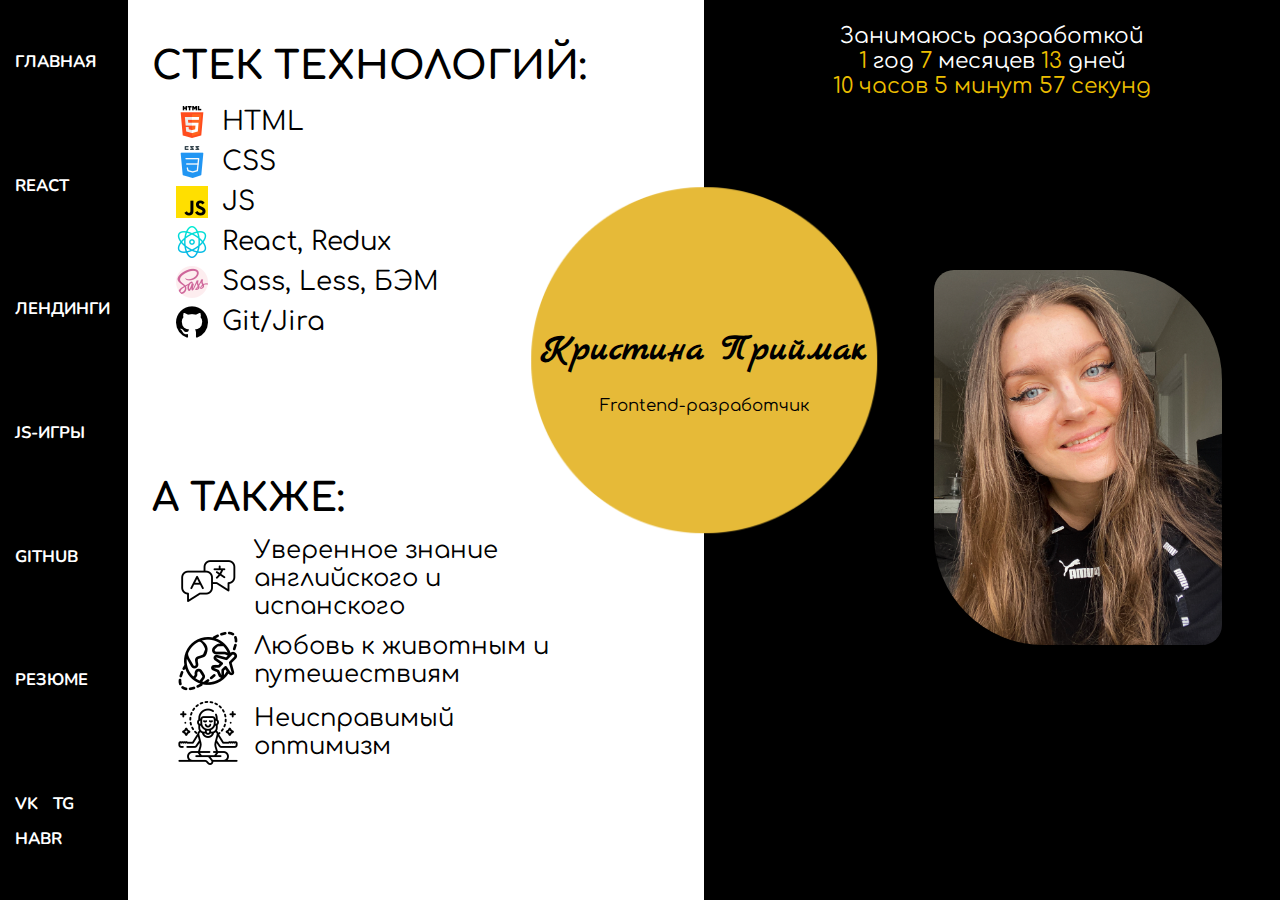
<file: index.html>
<!DOCTYPE html>
<html lang="en">
<head>
    <meta charset="UTF-8">
    <meta http-equiv="X-UA-Compatible" content="IE=edge">
    <meta name="viewport" content="width=device-width, initial-scale=1.0">
    <title>Главная 🏡</title>
    <link rel="stylesheet" href="./styles/style.css">
    <link rel="preconnect" href="https://fonts.googleapis.com">
    <link rel="preconnect" href="https://fonts.gstatic.com" crossorigin>
    <link href="https://fonts.googleapis.com/css2?family=Comfortaa&family=Marck+Script&family=Nunito:wght@600&display=swap" rel="stylesheet">
</head>
<body>
    <div class="page">
        <header class="header">
            <nav class="header-nav">
                <ul class="header-nav__list">
                    <li><a class="header-nav__list-item" href="index.html">Главная</a></li>
                    <li><a class="header-nav__list-item" href="./react.html">React</a></li>
                    <li><a class="header-nav__list-item" href="./projects/landings.html">Лендинги</a></li>
                    <li><a class="header-nav__list-item" href="./games/games.html">JS-игры</a></li>
                    <li><a class="header-nav__list-item" href="https://github.com/KrisPrymak" target="_blank">GitHub</a></li>
                    <li><a class="header-nav__list-item" href="https://drive.google.com/file/d/1Gb6fp8Vo1mdCUoriArVn5AM3Sj3XAAxQ/view?usp=sharing" target="_blank">Резюме</a></li>
                    <li>
                        <ul class="header-nav__list-socials">
                            <li class="header-nav__list-socials__item"><a href="https://vk.com/bahnempopivku" target="_blank">VK</a></li>
                            <li class="header-nav__list-socials__item"><a href="https://t.me/krispriimak" target="_blank">TG</a></li>
                            <li class="header-nav__list-socials__item"><a href="https://career.habr.com/krispriimak"
                                    target="_blank">HABR</a></li>
                        </ul>
                    </li>
                </ul>
            </nav>
        </header>
        
        <main class="main">
            <div class="main-description">
                <div class="main-description__stack">
                    <h2 class="main-description__stack-title">Стек технологий:</h2>
                    <ul class="main-description__stack-list">
                        <li class="main-description__stack-list__item">
                            <img src="./media/html.png" alt="icon"> HTML
                        </li>
                        <li class="main-description__stack-list__item">
                            <img src="./media/css.png" alt="icon"> CSS
                        </li>
                        <li class="main-description__stack-list__item">
                            <img src="./media/js.png" alt="icon"> JS
                        </li>
                        <li class="main-description__stack-list__item">
                            <img style="width: 32px" src="./media/react.png" alt="icon"> React, Redux
                        </li>
                        <li class="main-description__stack-list__item">
                            <img src="./media/sass.png" alt="icon"> Sass, Less, БЭМ
                        </li>
                        <li class="main-description__stack-list__item">
                            <img src="./media/github.png" alt="icon"> Git/Jira
                        </li>
                    </ul>
                </div>
                <div id="like_button_container"></div>
                <div class="main-description__also">
                    <h2 class="main-description__also-title">А также:</h2>
                    <ul class="main-description__also-list">
                        <li class="main-description__also-list__item">
                            <img src="./media/language.png" alt="icon">
                            Уверенное знание английского и испанского
                        </li>
                        <li class="main-description__also-list__item">
                            <img src="./media/travel.png" alt="icon">
                            Любовь к животным и путешествиям
                        </li>
                        <li class="main-description__also-list__item">
                            <img src="./media/meditation.png" alt="icon">
                            Неисправимый оптимизм
                        </li>
                    </ul>
                </div>
            </div>

            <img src="./media/shape.png" alt="round" class="main-round">

            <div class="main-text">
                <h1 class="main-text__name">Кристина Приймак</h1>
                    <p class="main-text__place">Frontend-разработчик</p>
            </div>

            <div class="main-aside">
                
                <div class="main-aside__box">
                    <div class="main-aside__box-time">
                        Занимаюсь разработкой 
                        <div class="main-aside__box-time__calendar">
                            <span class="main-aside__box-time__calendar-year">
                                1
                            </span>
                            год
                            <span class="main-aside__box-time__calendar-month">
                                7
                            </span>
                            месяцев
                            <span class="main-aside__box-time__calendar-day">
                                13
                            </span>
                            дней
                        </div>
                        
                        <div class="main-aside__box-time__clock">
                            <span class="main-aside__box-time__clock-hours">
                            </span>
                            <span class="main-aside__box-time__clock-minutes">
                            </span>
                            <span class="main-aside__box-time__clock-seconds">
                            </span>
                        </div>
                    </div>
                    <img src="./media/selfy3.png" alt="selfy" class="main-aside__box-img">
                </div>
            </div>
        </main>
    </div>
    <script src="./index.js"></script>
</body>
</html>
</file>
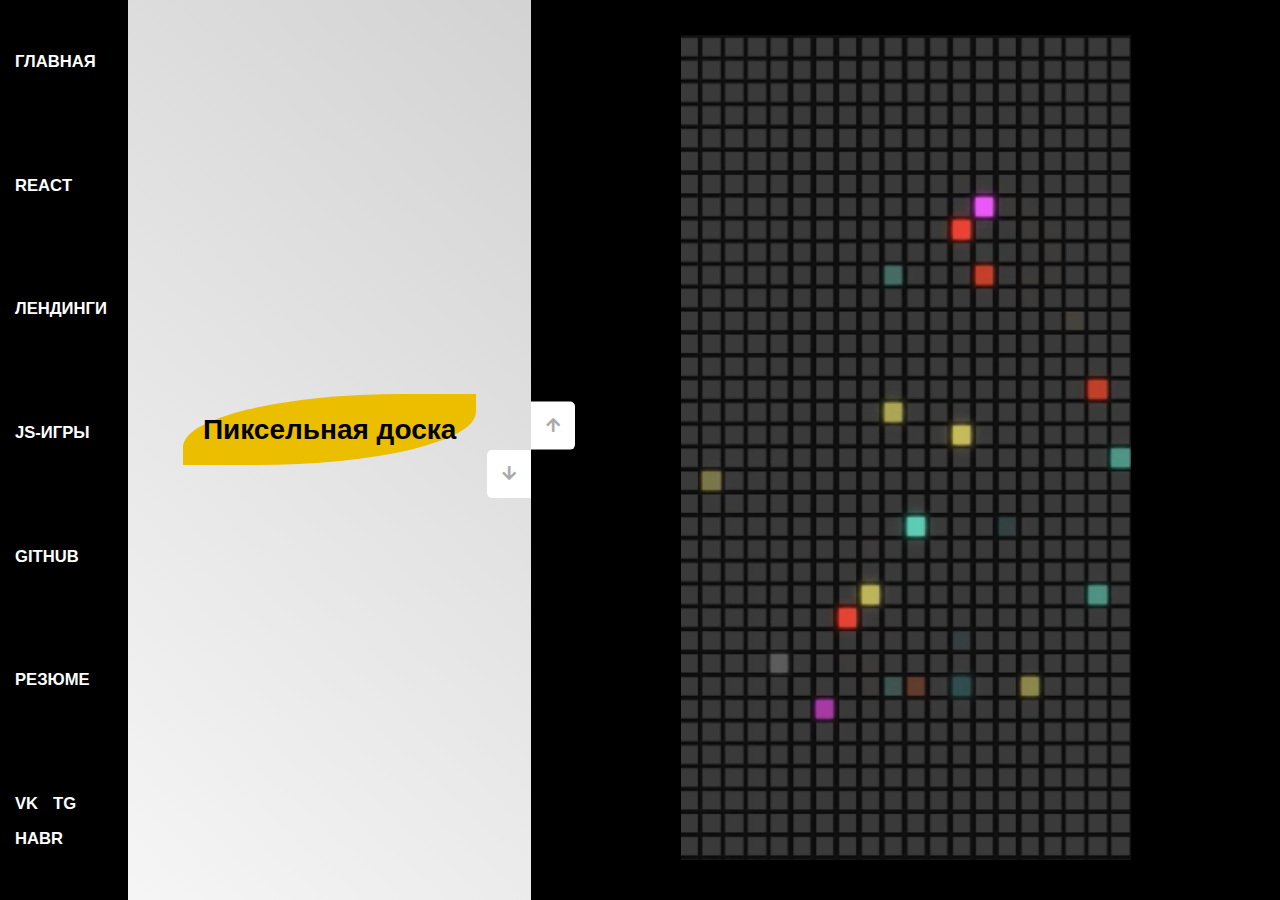
<file: games/games.html>
<!DOCTYPE html>
<html lang="en">

<head>
    <meta charset="UTF-8">
    <meta http-equiv="X-UA-Compatible" content="IE=edge">
    <meta name="viewport" content="width=device-width, initial-scale=1.0">
    <title>JS игры 🎮</title>
    <link rel="stylesheet" href="./../styles/style.css">
    <link rel="preconnect" href="https://fonts.googleapis.com">
    <link rel="preconnect" href="https://fonts.gstatic.com" crossorigin>
    <link href="https://fonts.googleapis.com/css2?family=Roboto+Mono:wght@400;700&display=swap" rel="stylesheet">
    <link rel="stylesheet" href="https://cdnjs.cloudflare.com/ajax/libs/font-awesome/5.15.1/css/all.min.css">
</head>

<body>
    <div class="page">
        <header class="header">
            <nav class="header-nav">
                <ul class="header-nav__list">
                    <li><a class="header-nav__list-item" href="./../index.html">Главная</a></li>
                    <li><a class="header-nav__list-item" href="./../react.html">React</a></li>
                    <li><a class="header-nav__list-item" href="./../projects/landings.html">Лендинги</a></li>
                    <li><a class="header-nav__list-item" href="./games.html">JS-игры</a></li>
                    <li><a class="header-nav__list-item" href="https://github.com/KrisPrymak" target="_blank">GitHub</a>
                    </li>
                    <li><a class="header-nav__list-item"
                            href="https://drive.google.com/file/d/1Gb6fp8Vo1mdCUoriArVn5AM3Sj3XAAxQ/view?usp=sharing"
                            target="_blank">Резюме</a></li>
                    <li>
                        <ul class="header-nav__list-socials">
                            <li class="header-nav__list-socials__item"><a href="https://vk.com/bahnempopivku"
                                    target="_blank">VK</a></li>
                            <li class="header-nav__list-socials__item"><a href="https://t.me/krispriimak"
                                    target="_blank">TG</a></li>
                                    <li class="header-nav__list-socials__item"><a href="https://career.habr.com/krispriimak"
                                        target="_blank">HABR</a></li>
                        </ul>
                    </li>
                </ul>
            </nav>
        </header>
        <main class="main">

            <div class="main-games">
                <div class="main-games__sidebar">
                    <div style="background: linear-gradient(221.87deg, #d3d3d3 1%, #fff 128%);">
                        <h1><a href="https://krisprymak.github.io/aim_training/" target="_blank">Aim training</a></h1>
                    </div>
                    <div style="background: linear-gradient(221.87deg, #d3d3d3 1%, #fff 128%);">
                        <h1><a href="https://krisprymak.github.io/Bounce/" target="_blank">Bounce</a></h1>
                    </div>

                    <div style="background: linear-gradient(221.87deg, #d3d3d3 1%, #fff 128%);">
                        <h1><a href="https://krisprymak.github.io/contentGeneration/" target="_blank">Пиксельная доска</a></h1>
                    </div>
                </div>

                <div class="main-games__slide">
                    <div>
                        <a href="https://krisprymak.github.io/contentGeneration/" target="_blank">
                            <img class="main-games__slide-img" src="./../media/content_generation.jpg" alt="image"
                                width="450px">
                        </a>
                    </div>

                    <div>
                        <a href="https://krisprymak.github.io/Bounce/" target="_blank">
                            <img class="main-games__slide-img" src="./../media/bounce.jpg" alt="image" width="600px">
                        </a>
                    </div>

                    <div>
                        <a href="https://krisprymak.github.io/aim_training/" target="_blank">
                            <img class="main-games__slide-img" src="./../media/aim_training.jpg" alt="image" width="600px">
                        </a>
                    </div>
                </div>

                <div class="main-games__controls">
                    <button class="down-button">
                        <i class="fas fa-arrow-down"></i>
                    </button>
                    <button class="up-button">
                        <i class="fas fa-arrow-up"></i>
                    </button>
                </div>
            </div>
        </main>
    </div>
    <script src="./games.js"></script>
</body>

</html>
</file>
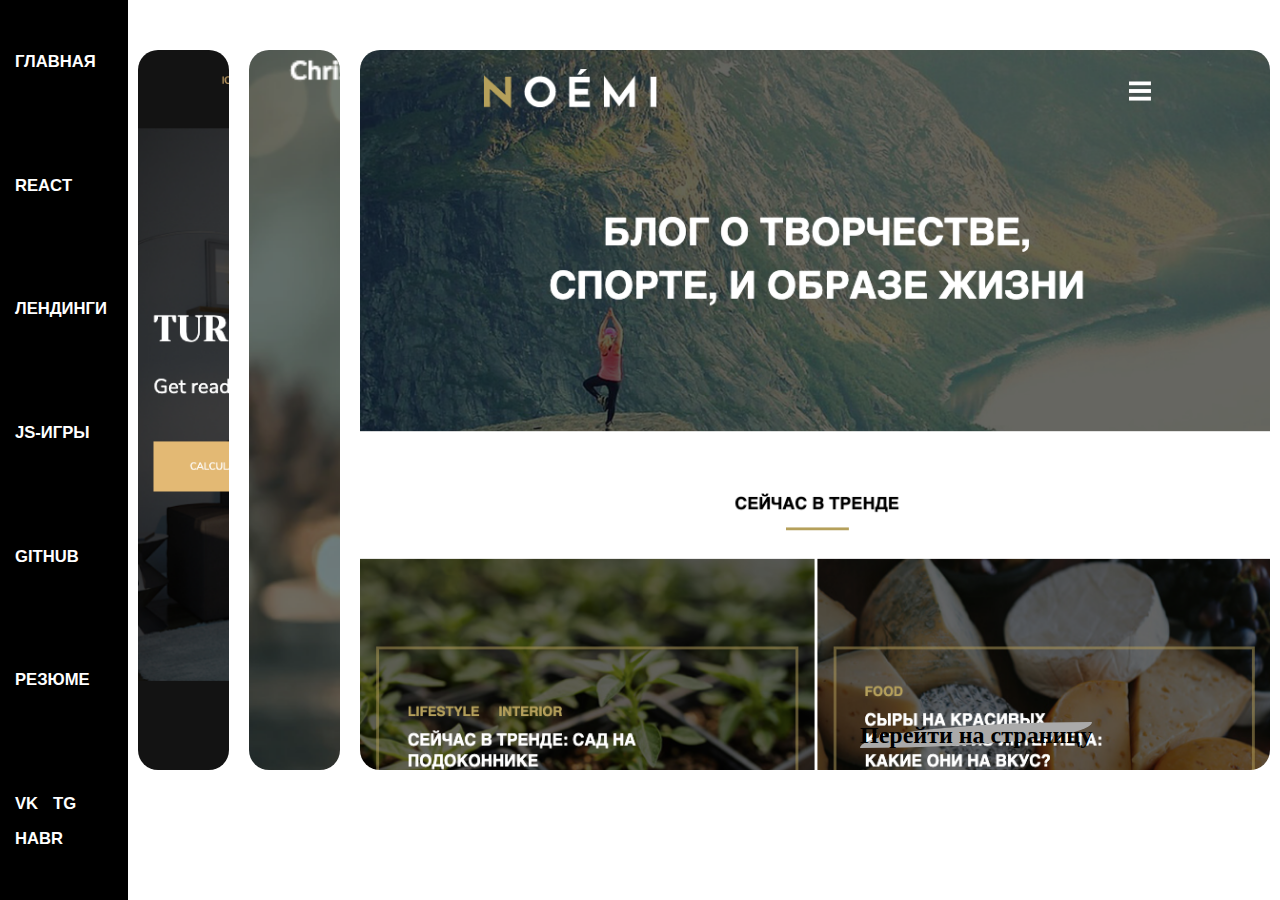
<file: projects/landings.html>
<!DOCTYPE html>
<html lang="en">

<head>
    <meta charset="UTF-8">
    <meta http-equiv="X-UA-Compatible" content="IE=edge">
    <meta name="viewport" content="width=device-width, initial-scale=1.0">
    <title>Лендинги 🏙</title>
    <link rel="stylesheet" href="./../styles/style.css">
    <link rel="preconnect" href="https://fonts.googleapis.com">
    <link rel="preconnect" href="https://fonts.gstatic.com" crossorigin>
    <link href="https://fonts.googleapis.com/css2?family=Roboto+Mono:wght@400;700&display=swap" rel="stylesheet">
</head>

<body>
    <div class="page">
        <header class="header">
            <nav class="header-nav">
                <ul class="header-nav__list">
                    <li><a class="header-nav__list-item" href="./../index.html">Главная</a></li>
                    <li><a class="header-nav__list-item" href="./../react.html">React</a></li>
                    <li><a class="header-nav__list-item" href="./landings.html">Лендинги</a></li>
                    <li><a class="header-nav__list-item" href="./../games/games.html">JS-игры</a></li>
                    <li><a class="header-nav__list-item" href="https://github.com/KrisPrymak" target="_blank">GitHub</a>
                    </li>
                    <li><a class="header-nav__list-item"
                            href="https://drive.google.com/file/d/1Gb6fp8Vo1mdCUoriArVn5AM3Sj3XAAxQ/view?usp=sharing"
                            target="_blank">Резюме</a></li>
                    <li>
                        <ul class="header-nav__list-socials">
                            <li class="header-nav__list-socials__item"><a href="https://vk.com/bahnempopivku"
                                    target="_blank">VK</a></li>
                            <li class="header-nav__list-socials__item"><a href="https://t.me/krispriimak"
                                    target="_blank">TG</a></li>
                                    <li class="header-nav__list-socials__item"><a href="https://career.habr.com/krispriimak"
                                        target="_blank">HABR</a></li>
                        </ul>
                    </li>
                </ul>
            </nav>
        </header>
        <main class="main">

            <div class="main-landings">
                <div class="main-landings__container">
                    
                    <div class="main-landings__container-slide"
                    style="background-image: url('./../media/repairs.png');">
                    <h3 class="main-landings__container-slide__title"><a
                            href="https://krisprymak.github.io/repairs_project/" target="_blank">Перейти на страницу</a>
                    </h3>
                </div>

                    <div class="main-landings__container-slide" style="
                            background-image: url('./../media/cristmas.jpg');
                          ">
                        <h3 class="main-landings__container-slide__title"><a
                                href="https://krisprymak.github.io/christmas/" target="_blank">Перейти на страницу</a>
                        </h3>
                    </div>

                    <div class="main-landings__container-slide active" style="
                            background-image: url('./../media/noemi.jpg');
                          ">
                        <h3 class="main-landings__container-slide__title"><a href="https://krisprymak.github.io/Noemi/"
                                target="_blank">Перейти на страницу</a></h3>
                    </div>
                </div>
            </div>
        </main>
    </div>
    <script src="./landings.js"></script>
</body>

</html>
</file>
<file: styles/style.css>
/*! normalize.css v8.0.1 | MIT License | github.com/necolas/normalize.css */
/* Document
   ========================================================================== */
/**
 * 1. Correct the line height in all browsers.
 * 2. Prevent adjustments of font size after orientation changes in iOS.
 */
html {
  line-height: 1.15; /* 1 */
  -webkit-text-size-adjust: 100%; /* 2 */
}

/* Sections
   ========================================================================== */
/**
 * Remove the margin in all browsers.
 */
body {
  margin: 0;
}

/**
 * Render the `main` element consistently in IE.
 */
main {
  display: block;
}

/**
 * Correct the font size and margin on `h1` elements within `section` and
 * `article` contexts in Chrome, Firefox, and Safari.
 */
h1 {
  font-size: 2em;
  margin: 0.67em 0;
}

/* Grouping content
   ========================================================================== */
/**
 * 1. Add the correct box sizing in Firefox.
 * 2. Show the overflow in Edge and IE.
 */
hr {
  -webkit-box-sizing: content-box;
          box-sizing: content-box; /* 1 */
  height: 0; /* 1 */
  overflow: visible; /* 2 */
}

/**
 * 1. Correct the inheritance and scaling of font size in all browsers.
 * 2. Correct the odd `em` font sizing in all browsers.
 */
pre {
  font-family: monospace, monospace; /* 1 */
  font-size: 1em; /* 2 */
}

/* Text-level semantics
   ========================================================================== */
/**
 * Remove the gray background on active links in IE 10.
 */
a {
  background-color: transparent;
}

/**
 * 1. Remove the bottom border in Chrome 57-
 * 2. Add the correct text decoration in Chrome, Edge, IE, Opera, and Safari.
 */
abbr[title] {
  border-bottom: none; /* 1 */
  text-decoration: underline; /* 2 */
  -webkit-text-decoration: underline dotted;
          text-decoration: underline dotted; /* 2 */
}

/**
 * Add the correct font weight in Chrome, Edge, and Safari.
 */
b,
strong {
  font-weight: bolder;
}

/**
 * 1. Correct the inheritance and scaling of font size in all browsers.
 * 2. Correct the odd `em` font sizing in all browsers.
 */
code,
kbd,
samp {
  font-family: monospace, monospace; /* 1 */
  font-size: 1em; /* 2 */
}

/**
 * Add the correct font size in all browsers.
 */
small {
  font-size: 80%;
}

/**
 * Prevent `sub` and `sup` elements from affecting the line height in
 * all browsers.
 */
sub,
sup {
  font-size: 75%;
  line-height: 0;
  position: relative;
  vertical-align: baseline;
}

sub {
  bottom: -0.25em;
}

sup {
  top: -0.5em;
}

/* Embedded content
   ========================================================================== */
/**
 * Remove the border on images inside links in IE 10.
 */
img {
  border-style: none;
}

/* Forms
   ========================================================================== */
/**
 * 1. Change the font styles in all browsers.
 * 2. Remove the margin in Firefox and Safari.
 */
button,
input,
optgroup,
select,
textarea {
  font-family: inherit; /* 1 */
  font-size: 100%; /* 1 */
  line-height: 1.15; /* 1 */
  margin: 0; /* 2 */
}

/**
 * Show the overflow in IE.
 * 1. Show the overflow in Edge.
 */
button,
input { /* 1 */
  overflow: visible;
}

/**
 * Remove the inheritance of text transform in Edge, Firefox, and IE.
 * 1. Remove the inheritance of text transform in Firefox.
 */
button,
select { /* 1 */
  text-transform: none;
}

/**
 * Correct the inability to style clickable types in iOS and Safari.
 */
button,
[type=button],
[type=reset],
[type=submit] {
  -webkit-appearance: button;
}

/**
 * Remove the inner border and padding in Firefox.
 */
button::-moz-focus-inner,
[type=button]::-moz-focus-inner,
[type=reset]::-moz-focus-inner,
[type=submit]::-moz-focus-inner {
  border-style: none;
  padding: 0;
}

/**
 * Restore the focus styles unset by the previous rule.
 */
button:-moz-focusring,
[type=button]:-moz-focusring,
[type=reset]:-moz-focusring,
[type=submit]:-moz-focusring {
  outline: 1px dotted ButtonText;
}

/**
 * Correct the padding in Firefox.
 */
fieldset {
  padding: 0.35em 0.75em 0.625em;
}

/**
 * 1. Correct the text wrapping in Edge and IE.
 * 2. Correct the color inheritance from `fieldset` elements in IE.
 * 3. Remove the padding so developers are not caught out when they zero out
 *    `fieldset` elements in all browsers.
 */
legend {
  -webkit-box-sizing: border-box;
          box-sizing: border-box; /* 1 */
  color: inherit; /* 2 */
  display: table; /* 1 */
  max-width: 100%; /* 1 */
  padding: 0; /* 3 */
  white-space: normal; /* 1 */
}

/**
 * Add the correct vertical alignment in Chrome, Firefox, and Opera.
 */
progress {
  vertical-align: baseline;
}

/**
 * Remove the default vertical scrollbar in IE 10+.
 */
textarea {
  overflow: auto;
}

/**
 * 1. Add the correct box sizing in IE 10.
 * 2. Remove the padding in IE 10.
 */
[type=checkbox],
[type=radio] {
  -webkit-box-sizing: border-box;
          box-sizing: border-box; /* 1 */
  padding: 0; /* 2 */
}

/**
 * Correct the cursor style of increment and decrement buttons in Chrome.
 */
[type=number]::-webkit-inner-spin-button,
[type=number]::-webkit-outer-spin-button {
  height: auto;
}

/**
 * 1. Correct the odd appearance in Chrome and Safari.
 * 2. Correct the outline style in Safari.
 */
[type=search] {
  -webkit-appearance: textfield; /* 1 */
  outline-offset: -2px; /* 2 */
}

/**
 * Remove the inner padding in Chrome and Safari on macOS.
 */
[type=search]::-webkit-search-decoration {
  -webkit-appearance: none;
}

/**
 * 1. Correct the inability to style clickable types in iOS and Safari.
 * 2. Change font properties to `inherit` in Safari.
 */
::-webkit-file-upload-button {
  -webkit-appearance: button; /* 1 */
  font: inherit; /* 2 */
}

/* Interactive
   ========================================================================== */
/*
 * Add the correct display in Edge, IE 10+, and Firefox.
 */
details {
  display: block;
}

/*
 * Add the correct display in all browsers.
 */
summary {
  display: list-item;
}

/* Misc
   ========================================================================== */
/**
 * Add the correct display in IE 10+.
 */
template {
  display: none;
}

/**
 * Add the correct display in IE 10.
 */
[hidden] {
  display: none;
}

* {
  -webkit-box-sizing: border-box;
          box-sizing: border-box;
  padding: 0;
  margin: 0;
  text-decoration: none;
  list-style-type: none;
  font-family: "Comfortaa", cursive;
}

.hidden {
  display: none;
}

.page {
  display: -webkit-box;
  display: -ms-flexbox;
  display: flex;
}
.page .header {
  width: 10%;
  background-color: #000;
}
.page .header-nav__list {
  display: -webkit-box;
  display: -ms-flexbox;
  display: flex;
  -webkit-box-orient: vertical;
  -webkit-box-direction: normal;
      -ms-flex-direction: column;
          flex-direction: column;
  -ms-flex-pack: distribute;
      justify-content: space-around;
  height: 100vh;
  padding-left: 15px;
  text-transform: uppercase;
}
.page .header-nav__list a {
  font-size: 1.3vw;
  line-height: 35px;
  font-weight: bold;
  font-family: "Nunito", sans-serif;
  color: #fff;
}
.page .header-nav__list a:hover {
  text-shadow: 0 0 2px #ecbe00, 0 0 15px #ecbe00;
  -webkit-transition: 0.1s ease-in-out;
  transition: 0.1s ease-in-out;
  font-size: 1.4vw;
}
.page .header-nav__list-socials {
  display: -webkit-box;
  display: -ms-flexbox;
  display: flex;
  flex-wrap: wrap;
  -webkit-box-orient: horizontal;
  -webkit-box-direction: normal;
      -ms-flex-direction: row;
          flex-direction: row;
}
.page .header-nav__list-socials__item:not(:last-child) {
  margin-right: 15px;
}
.page .main {
  display: -webkit-box;
  display: -ms-flexbox;
  display: flex;
  width: 90%;
  position: relative;
}
.page .main-description {
  width: 50%;
  padding-left: 1.5rem;
  padding-top: 5vh;
  display: -webkit-box;
  display: -ms-flexbox;
  display: flex;
  -webkit-box-orient: vertical;
  -webkit-box-direction: normal;
      -ms-flex-direction: column;
          flex-direction: column;
  -webkit-box-pack: justify;
      -ms-flex-pack: justify;
          justify-content: space-between;
}
.page .main-description__stack-title, .page .main-description__also-title {
  font-size: 4.3vh;
  text-transform: uppercase;
  margin-bottom: 1rem;
}
.page .main-description__stack-list, .page .main-description__also-list {
  padding-left: 1.5rem;
}
.page .main-description__stack-list__item, .page .main-description__also-list__item {
  display: -webkit-box;
  display: -ms-flexbox;
  display: flex;
  -webkit-box-align: center;
      -ms-flex-align: center;
          align-items: center;
}
.page .main-description__stack-list__item img, .page .main-description__also-list__item img {
  margin-right: 0.9rem;
}
.page .main-description__stack-list__item:not(:last-child), .page .main-description__also-list__item:not(:last-child) {
  margin-bottom: 0.5rem;
}
.page .main-description__stack-list__item {
  font-size: 2.9vh;
}
.page .main-description__stack-list__item:hover {
  font-size: 3.3vh;
}
.page .main-description__also {
  width: 80%;
  padding-bottom: 15vh;
}
.page .main-description__also-list__item {
  font-size: 2.7vh;
}
.page .main-description__also-list__item:hover {
  font-size: 3vh;
}
.page .main-round {
  position: absolute;
  z-index: 5;
  top: 40%;
  left: 50%;
  margin-right: -50%;
  -webkit-transform: translate(-50%, -50%);
          transform: translate(-50%, -50%);
  width: 30%;
}
.page .main-text {
  position: absolute;
  z-index: 5;
  top: 40%;
  left: 50%;
  margin-right: -50%;
  -webkit-transform: translate(-50%, -50%);
          transform: translate(-50%, -50%);
  text-align: center;
}
.page .main-text h1 {
  font-family: "Marck Script", cursive;
  font-size: 2.9vw;
}
.page .main-text p {
  font-size: 1.3vw;
}
.page .main-aside {
  width: 50%;
  background-color: #000;
  position: relative;
  z-index: 1;
}
.page .main-aside__box-time {
  color: #fff;
  font-size: 1.7vw;
  padding-top: 1.5rem;
  text-align: center;
}
.page .main-aside__box-time__calendar-year, .page .main-aside__box-time__calendar-month, .page .main-aside__box-time__calendar-day {
  color: #ecbe00;
}
.page .main-aside__box-time__clock-hours, .page .main-aside__box-time__clock-minutes, .page .main-aside__box-time__clock-seconds {
  color: #ecbe00;
}
.page .main-aside__box-img {
  border-radius: 20px 110px;
  position: absolute;
  top: 30%;
  left: 40%;
  width: 50%;
}
.page .main-landings {
  width: 100%;
}
.page .main-landings__container {
  display: -webkit-box;
  display: -ms-flexbox;
  display: flex;
  padding-top: 40px;
}
.page .main-landings__container-slide {
  height: 80vh;
  border-radius: 20px;
  margin: 10px;
  -webkit-box-flex: 1;
      -ms-flex: 1;
          flex: 1;
  background-size: cover;
  background-repeat: no-repeat;
  -webkit-transition: all 500ms ease-in-out;
  transition: all 500ms ease-in-out;
  position: relative;
  cursor: pointer;
}
.page .main-landings__container-slide__title {
  position: absolute;
  font-size: 24px;
  bottom: 20px;
  left: 500px;
  opacity: 0;
  cursor: pointer;
}
.page .main-landings__container-slide__title a {
  color: #000;
  background-color: #aaa;
  border-radius: 100% 0;
}
.page .main-landings__container-slide__title a:hover {
  -webkit-transition: 0.1s ease-in-out;
  transition: 0.1s ease-in-out;
  font-size: 30px;
}
.page .main-landings__container .active {
  -webkit-box-flex: 10;
      -ms-flex: 10;
          flex: 10;
  cursor: auto;
}
.page .main-landings__container .active h3 {
  opacity: 1;
  -webkit-transition: opacity 0.3s ease-in 0.4s;
  transition: opacity 0.3s ease-in 0.4s;
}
.page .main-games {
  position: relative;
  overflow: hidden;
  width: 100vw;
  height: 100vh;
}
.page .main-games__sidebar {
  height: 100%;
  width: 35%;
  position: absolute;
  top: 0;
  left: 0;
  -webkit-transition: -webkit-transform 0.5s ease-in-out;
  transition: -webkit-transform 0.5s ease-in-out;
  transition: transform 0.5s ease-in-out;
  transition: transform 0.5s ease-in-out, -webkit-transform 0.5s ease-in-out;
}
.page .main-games__sidebar div {
  height: 100%;
  width: 100%;
  display: -webkit-box;
  display: -ms-flexbox;
  display: flex;
  -webkit-box-orient: vertical;
  -webkit-box-direction: normal;
      -ms-flex-direction: column;
          flex-direction: column;
  -webkit-box-align: center;
      -ms-flex-align: center;
          align-items: center;
  -webkit-box-pack: center;
      -ms-flex-pack: center;
          justify-content: center;
  color: rgb(255, 255, 255);
}
.page .main-games__sidebar div h1 {
  font-size: 28px;
  margin-bottom: 10px;
  margin-top: -30px;
}
.page .main-games__sidebar div h1 a {
  font-family: "Nunito", sans-serif;
  color: #000;
  background-color: #ecbe00;
  border-radius: 75% 0;
  padding: 20px;
}
.page .main-games__sidebar div h1 a:hover {
  text-shadow: 0 0 2px #ecbe00, 0 0 15px #ecbe00;
  -webkit-transition: 0.1s ease-in-out;
  transition: 0.1s ease-in-out;
  font-size: 30px;
}
.page .main-games__slide {
  height: 100%;
  position: absolute;
  top: 0;
  left: 35%;
  width: 65%;
  -webkit-transition: -webkit-transform 0.5s ease-in-out;
  transition: -webkit-transform 0.5s ease-in-out;
  transition: transform 0.5s ease-in-out;
  transition: transform 0.5s ease-in-out, -webkit-transform 0.5s ease-in-out;
}
.page .main-games__slide div {
  background-repeat: no-repeat;
  background-size: cover;
  background-position: center center;
  height: 100%;
  width: 100%;
  background-color: #000;
  margin: 0 auto;
  display: -webkit-box;
  display: -ms-flexbox;
  display: flex;
  -webkit-box-pack: center;
      -ms-flex-pack: center;
          justify-content: center;
  -webkit-box-align: center;
      -ms-flex-align: center;
          align-items: center;
}
.page .main-games__controls button {
  background-color: #fff;
  border: none;
  color: #aaa;
  cursor: pointer;
  font-size: 16px;
  padding: 15px;
  position: absolute;
  left: 35%;
  top: 50%;
  z-index: 100;
}
.page .main-games__controls button:hover {
  color: #222;
}
.page .main-games__controls button:focus {
  outline: none;
}
.page .main-games__controls .down-button {
  -webkit-transform: translateX(-100%);
          transform: translateX(-100%);
  border-top-left-radius: 5px;
  border-bottom-left-radius: 5px;
}
.page .main-games__controls .up-button {
  -webkit-transform: translateY(-100%);
          transform: translateY(-100%);
  border-top-right-radius: 5px;
  border-bottom-right-radius: 5px;
}

.react__list {
  padding: 20px;
}

.react__list-item {
  color: #000000;
  font-size: 28px;
  font-family: 'Times New Roman', Times, serif;
  line-height: 1.71;
}

.react__list-item:hover {
  text-decoration: underline;
}

.page.react {
  background-color: antiquewhite;
}
</file>
